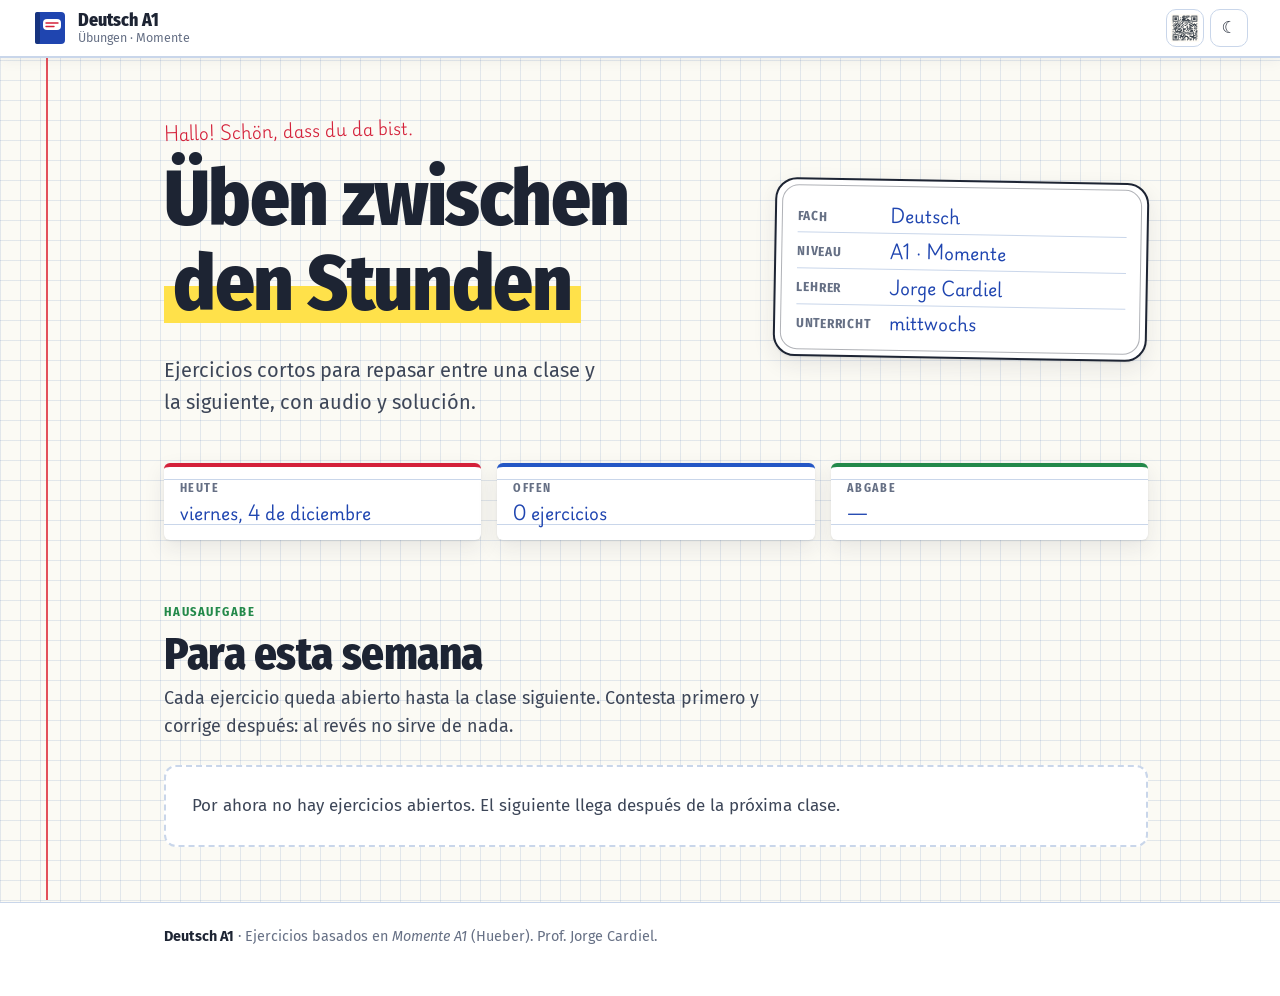
<file: index.html>
<!DOCTYPE html>
<html lang="es">
<head>
<meta charset="UTF-8">
<meta name="viewport" content="width=device-width, initial-scale=1">
<title>Deutsch A1 · Übungen</title>
<meta name="description" content="Ejercicios para practicar entre clase y clase: Deutsch A1 con Momente.">
<script>
  (function () {
    var t = null;
    try { t = localStorage.getItem("deutsch-a1-theme"); } catch (e) {}
    if (!t) t = window.matchMedia && matchMedia("(prefers-color-scheme: dark)").matches ? "dark" : "light";
    document.documentElement.dataset.theme = t;
  })();
</script>
<link rel="stylesheet" href="assets/deutsch-a1.css">
</head>
<body>

<header class="topbar">
  <a class="brand" href="./">
    <svg class="brand-mark" viewBox="0 0 36 36" aria-hidden="true"><rect x="3" y="2" width="30" height="32" rx="4" fill="#1f45b0"/><rect x="3" y="2" width="5" height="32" rx="2" fill="#16337f"/><rect x="11" y="9" width="18" height="11" rx="4" fill="#fff"/><path d="M14 13h12M14 16.5h8" stroke="#d4213a" stroke-width="1.4" stroke-linecap="round"/></svg>
    <span class="brand-text"><strong>Deutsch A1</strong><small>Übungen · Momente</small></span>
  </a>
  <div class="topbar-actions">
    <button class="qr-btn" id="qrBtn" type="button" aria-label="Mostrar el código QR de esta página"><img src="assets/qr-index.svg" alt=""></button>
    <button class="icon-btn" id="themeBtn" type="button" aria-label="Cambiar tema">☾</button>
  </div>
</header>

<section class="hero">
  <div class="wrap hero-grid">
    <div>
      <p class="hero-kicker">Hallo! Schön, dass du da bist.</p>
      <h1 class="hero-title">Üben zwischen <span class="mark">den Stunden</span></h1>
      <p class="hero-sub">Ejercicios cortos para repasar entre una clase y la siguiente, con audio y solución.</p>
    </div>
    <div class="etikett" aria-label="Datos del curso">
      <div class="etikett-row"><span>Fach</span><b>Deutsch</b></div>
      <div class="etikett-row"><span>Niveau</span><b>A1 · Momente</b></div>
      <div class="etikett-row"><span>Lehrer</span><b>Jorge Cardiel</b></div>
      <div class="etikett-row"><span>Unterricht</span><b>mittwochs</b></div>
    </div>
  </div>
</section>

<section aria-live="polite">
  <div class="wrap karten">
    <div class="karte"><span>Heute</span><strong id="hoy">—</strong></div>
    <div class="karte"><span>Offen</span><strong id="nAbiertos">—</strong></div>
    <div class="karte"><span>Abgabe</span><strong id="proxEntrega">—</strong></div>
  </div>
</section>

<main>
  <section class="section">
    <div class="wrap">
      <div class="section-head">
        <span class="label c-das">Hausaufgabe</span>
        <h2>Para esta semana</h2>
        <p class="lead">Cada ejercicio queda abierto hasta la clase siguiente. Contesta primero y corrige después: al revés no sirve de nada.</p>
      </div>
      <div class="ulist" id="ulist"></div>
    </div>
  </section>
</main>

<footer>
  <div class="wrap">
    <p><strong>Deutsch A1</strong> · Ejercicios basados en <em>Momente A1</em> (Hueber). Prof. Jorge Cardiel.</p>
  </div>
</footer>

<dialog class="qr-modal" id="qrModal" aria-label="Código QR de esta página">
  <img src="assets/qr-index.svg" alt="Código QR que abre esta página">
  <p>socyb.github.io/deutsch-a1/</p>
  <form method="dialog"><button class="btn btn-small">Schließen</button></form>
</dialog>

<script src="assets/deutsch-a1.js"></script>
</body>
</html>
</file>
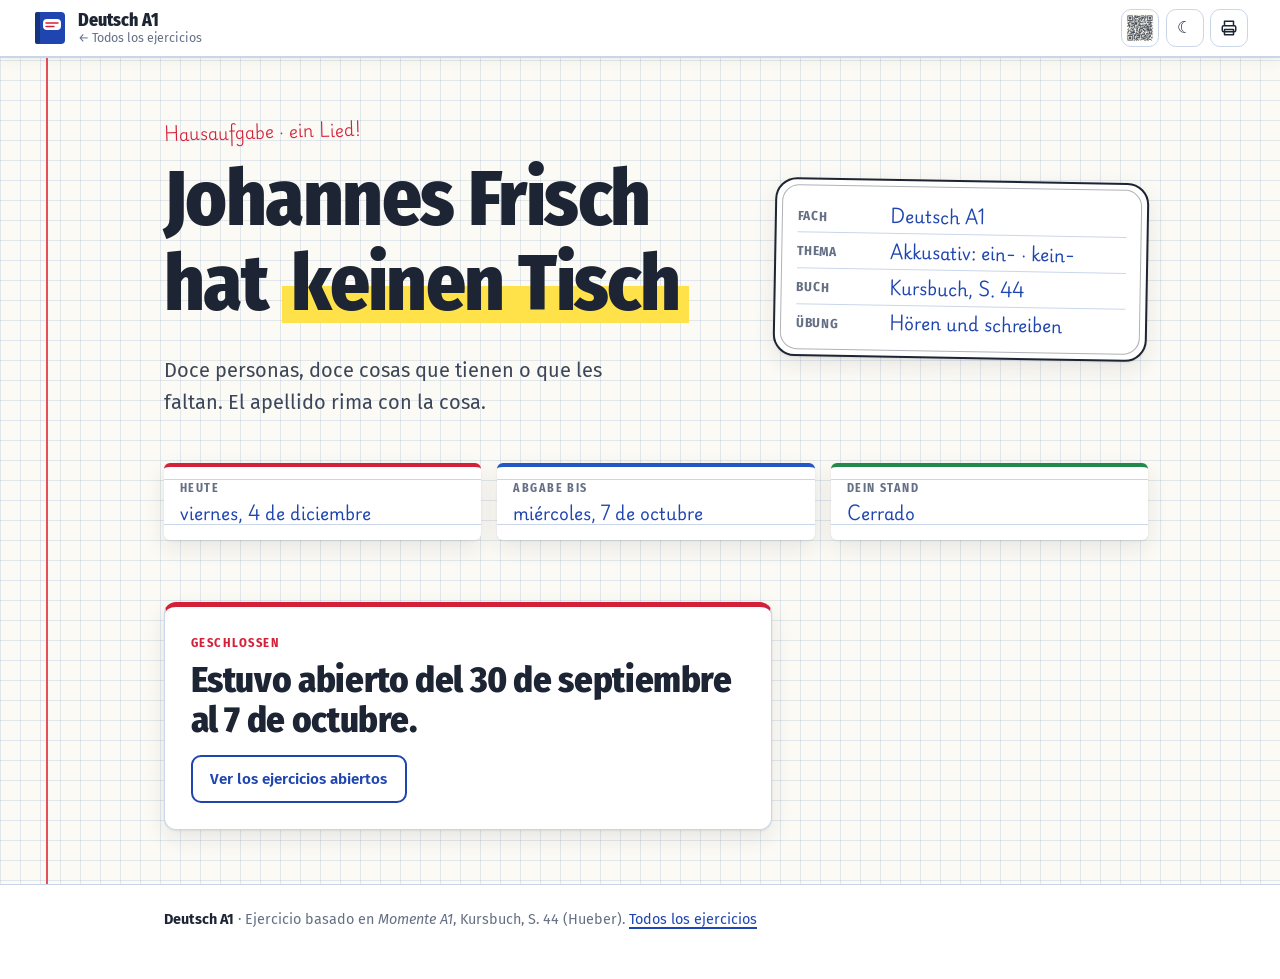
<file: johannes-frisch.html>
<!DOCTYPE html>
<html lang="es">
<head>
<meta charset="UTF-8">
<meta name="viewport" content="width=device-width, initial-scale=1">
<title>Johannes Frisch hat keinen Tisch · Deutsch A1</title>
<meta name="description" content="Hausaufgabe: la canción del Kursbuch, S. 44, con audio y huecos para el Akkusativ.">
<script>
  (function () {
    var t = null;
    try { t = localStorage.getItem("deutsch-a1-theme"); } catch (e) {}
    if (!t) t = window.matchMedia && matchMedia("(prefers-color-scheme: dark)").matches ? "dark" : "light";
    document.documentElement.dataset.theme = t;
  })();
</script>
<link rel="stylesheet" href="assets/deutsch-a1.css">
</head>
<body data-uebung="johannes-frisch">

<header class="topbar">
  <a class="brand" href="./">
    <svg class="brand-mark" viewBox="0 0 36 36" aria-hidden="true"><rect x="3" y="2" width="30" height="32" rx="4" fill="#1f45b0"/><rect x="3" y="2" width="5" height="32" rx="2" fill="#16337f"/><rect x="11" y="9" width="18" height="11" rx="4" fill="#fff"/><path d="M14 13h12M14 16.5h8" stroke="#d4213a" stroke-width="1.4" stroke-linecap="round"/></svg>
    <span class="brand-text"><strong>Deutsch A1</strong><small>← Todos los ejercicios</small></span>
  </a>
  <div class="topbar-actions">
    <button class="qr-btn" id="qrBtn" type="button" aria-label="Mostrar el código QR de esta página"><img src="assets/johannes-frisch/qr.svg" alt=""></button>
    <button class="icon-btn" id="themeBtn" type="button" aria-label="Cambiar tema">☾</button>
    <button class="icon-btn" id="printBtn" type="button" aria-label="Imprimir"><svg width="18" height="18" viewBox="0 0 24 24" fill="none" stroke="currentColor" stroke-width="2" stroke-linejoin="round" aria-hidden="true"><path d="M6 9V3h12v6"/><rect x="3" y="9" width="18" height="8" rx="2"/><path d="M6 14h12v7H6z"/></svg></button>
  </div>
</header>

<section class="hero">
  <div class="wrap hero-grid">
    <div>
      <p class="hero-kicker">Hausaufgabe · ein Lied!</p>
      <h1 class="hero-title">Johannes Frisch hat <span class="mark">keinen Tisch</span></h1>
      <p class="hero-sub">Doce personas, doce cosas que tienen o que les faltan. El apellido rima con la cosa.</p>
    </div>
    <div class="etikett" aria-label="Datos del ejercicio">
      <div class="etikett-row"><span>Fach</span><b>Deutsch A1</b></div>
      <div class="etikett-row"><span>Thema</span><b>Akkusativ: ein- · kein-</b></div>
      <div class="etikett-row"><span>Buch</span><b>Kursbuch, S. 44</b></div>
      <div class="etikett-row"><span>Übung</span><b>Hören und schreiben</b></div>
    </div>
  </div>
</section>

<section aria-live="polite">
  <div class="wrap karten">
    <div class="karte"><span>Heute</span><strong id="hoy">—</strong></div>
    <div class="karte"><span>Abgabe bis</span><strong id="hasta">—</strong></div>
    <div class="karte"><span>Dein Stand</span><strong id="estado">0 de 11</strong></div>
  </div>
</section>

<main id="contenido"></main>

<template id="tpl">
  <main>
    <section class="section">
      <div class="wrap">
        <div class="section-head">
          <span class="label c-das">So geht's</span>
          <h2>Cinco pasos</h2>
        </div>
        <ol class="steps">
          <li><strong>Mira los dibujos</strong><span>Cada persona tiene, busca o necesita algo. <em>Frisch</em> rima con <em>Tisch</em>.</span></li>
          <li><strong>Escucha</strong><span>Una o dos veces, sin escribir. Solo oye qué artículo va.</span></li>
          <li><strong>Escribe</strong><span><em>einen · eine · keinen · keine</em> + la cosa, en el orden en que suenan.</span></li>
          <li><strong>Corrige</strong><span>Lo que salga en rojo, escúchalo otra vez antes de ver la solución.</span></li>
          <li><strong>Inventa tu estrofa</strong><span>Un nombre y una cosa que rimen. Tráela a la clase del miércoles.</span></li>
        </ol>
      </div>
    </section>

    <section class="section">
      <div class="wrap grid-2">
        <div class="stack">
          <div class="player"><span class="note" aria-hidden="true">♪</span><audio controls preload="metadata" src="assets/johannes-frisch/lied.mp3" aria-label="Canción Johannes Frisch hat keinen Tisch"></audio></div>
          <figure class="book">
            <a href="assets/johannes-frisch/kursbuch-s44.jpg" target="_blank" rel="noopener"><img src="assets/johannes-frisch/kursbuch-s44.jpg" width="1316" height="1860" alt="Kursbuch S. 44: dibujos de las doce personas de la canción" loading="lazy"></a>
            <figcaption>Momente A1, Kursbuch, S. 44 · toca la imagen para verla en grande</figcaption>
          </figure>
        </div>

        <div class="stack">
          <div class="card">
            <span class="label c-der">Übung · Hören und schreiben</span>
            <h3>Wer hat was (nicht)?</h3>
            <div class="heft">
              <ul class="lines" id="huecos">
                <li><span class="n">0</span>Hubertus Grille braucht <span class="ex">eine Brille</span></li>
                <li><span class="n">1</span>Marina Hartner sucht <input class="gap" aria-label="Marina Hartner sucht" data-sol="einen Partner"></li>
                <li><span class="n">2</span>Benjamin Rüssel hat <input class="gap" aria-label="Benjamin Rüssel hat" data-sol="keinen Schlüssel|keinen Schluessel"></li>
                <li><span class="n">3</span>Janina Rift hat <input class="gap" aria-label="Janina Rift hat" data-sol="keinen Stift"></li>
                <li><span class="n">4</span>Alina Hampe braucht <input class="gap" aria-label="Alina Hampe braucht" data-sol="eine Lampe"></li>
                <li><span class="n">5</span>Liane Rühle hat <input class="gap" aria-label="Liane Rühle hat" data-sol="keine Stühle|keine Stuehle"></li>
                <li><span class="n">6</span>Johannes Frisch hat <input class="gap" aria-label="Johannes Frisch hat" data-sol="keinen Tisch"></li>
                <li><span class="n">7</span>Elena Blücher kauft <input class="gap" aria-label="Elena Blücher kauft" data-sol="keine Bücher|keine Buecher"></li>
                <li><span class="n">8</span>Hans-Peter Reife hat <input class="gap" aria-label="Hans-Peter Reife hat" data-sol="keine Seife"></li>
                <li><span class="n">9</span>Mario Klinge hat <input class="gap" aria-label="Mario Klinge hat" data-sol="keine Ringe"></li>
                <li><span class="n">10</span>Florian Masche braucht <input class="gap" aria-label="Florian Masche braucht" data-sol="eine Tasche"></li>
                <li><span class="n">11</span>Larissa Nuh hat <input class="gap" aria-label="Larissa Nuh hat" data-sol="keine Uhr"></li>
              </ul>
            </div>
            <div class="tools">
              <button class="btn btn-primary btn-small" type="button" id="btnCheck">Kontrollieren</button>
              <button class="btn btn-small" type="button" id="btnSol">Lösung zeigen</button>
              <button class="btn btn-rot btn-small" type="button" id="btnReset">Noch einmal</button>
              <span class="score" id="score" aria-live="polite"></span>
            </div>
            <p class="hinweis">Ojo con el 3: en las soluciones del libro dice <em>einen Stift</em>, pero en la canción se oye <em>keinen Stift</em>. Vale lo que se oye.</p>
          </div>

          <div class="card">
            <span class="label c-pl">Die Regel</span>
            <h3>Solo cambia el masculino</h3>
            <table class="rule">
              <thead><tr><th></th><th>Nominativ</th><th>Akkusativ</th></tr></thead>
              <tbody>
                <tr class="g-der"><td>der Tisch</td><td>ein · kein</td><td><b>einen · keinen</b></td></tr>
                <tr class="g-die"><td>die Lampe</td><td>eine · keine</td><td>eine · keine</td></tr>
                <tr class="g-das"><td>das Bett</td><td>ein · kein</td><td>ein · kein</td></tr>
                <tr class="g-pl"><td>die Stühle</td><td>– · keine</td><td>– · keine</td></tr>
              </tbody>
            </table>
            <p style="margin:.9rem 0 0;font-size:.97rem"><em>haben, brauchen, suchen, kaufen</em> piden Akkusativ. Por eso Johannes tiene <b class="c-der">keinen</b> Tisch y no <em>kein</em> Tisch.</p>
          </div>
        </div>
      </div>
    </section>

    <section class="section">
      <div class="wrap grid-2">
        <div class="tafel">
          <span class="label">Der Refrain · zum Mitsingen</span>
          <p class="tafel-text">Wir suchen hier. Wir suchen da.<br>Wir finden alles. Das ist ja klar.<br>Wir lernen sehr schnell. Es ist ja nicht schwer.<br>Wir brauchen keine Hilfe.<br>Nein, nein, nein – danke sehr!</p>
        </div>
        <div class="postit">
          <span class="label">Deine Strophe</span>
          <h3>Ahora tú</h3>
          <p style="font-size:.95rem">Inventa una persona cuyo apellido rime con una cosa. Por ejemplo: <em>Lena Kasse braucht eine Tasse.</em></p>
          <div class="field"><label for="vName">Nombre y apellido</label><input id="vName" placeholder="Lena Kasse" autocomplete="off"></div>
          <div class="field"><label for="vSatz">hat / braucht / sucht / kauft + la cosa</label><input id="vSatz" placeholder="braucht eine Tasse" autocomplete="off"></div>
          <div class="verse" id="verse" aria-live="polite"></div>
          <div class="tools"><button class="btn btn-small" type="button" id="btnCopy">Copiar mi estrofa</button><span class="score" id="copied"></span></div>
        </div>
      </div>
    </section>
  </main>
</template>

<footer>
  <div class="wrap">
    <p><strong>Deutsch A1</strong> · Ejercicio basado en <em>Momente A1</em>, Kursbuch, S. 44 (Hueber). <a href="./">Todos los ejercicios</a></p>
  </div>
</footer>

<dialog class="qr-modal" id="qrModal" aria-label="Código QR de esta página">
  <img src="assets/johannes-frisch/qr.svg" alt="Código QR que abre esta página">
  <p>socyb.github.io/deutsch-a1/johannes-frisch.html</p>
  <form method="dialog"><button class="btn btn-small">Schließen</button></form>
</dialog>

<script src="assets/johannes-frisch/johannes-frisch.js"></script>
<script src="assets/deutsch-a1.js"></script>
</body>
</html>
</file>
<file: assets/deutsch-a1.css>
/* Deutsch A1 · Übungen — "Schulheft": papel cuadriculado, tinta de pluma,
   corrección en rojo y los colores de género der / die / das / Plural.
   En modo oscuro, la página es la pizarra (Tafel). */
@import url('https://fonts.googleapis.com/css2?family=Fira+Sans:ital,wght@0,400;0,600;0,800;1,400&family=Fira+Sans+Condensed:wght@700;800&family=Playwrite+DE+Grund:wght@300;400&display=swap');

/* ── Tokens ─────────────────────────────────────────────────────────────── */
:root{
  --paper:#fbfaf4; --sheet:#ffffff; --sheet-2:#f4f6fa;
  --ink:#1d2433; --soft:#3d4658; --muted:#667085;
  --kaestchen:rgba(52,96,170,.13); --rule:#c9d6ea; --rand:#e3505b;

  --tinte:#1f45b0;                 /* Füller, tinta azul */
  --rot:#d4213a;                   /* Rotstift, corrección */
  --der:#2457c5; --die:#d4213a; --das:#23894a; --plural:#e07b10;
  --marker:#ffe14a;
  --t-der:#e6eeff; --t-die:#fde6e9; --t-das:#e1f3e6; --t-plural:#fdeed9;

  --tafel:#23493a; --tafel-ink:#f1f5ee; --holz:#a8743f;
  --shadow:0 1px 2px rgba(29,36,51,.08),0 8px 22px rgba(29,36,51,.09);
  --lift:0 2px 4px rgba(29,36,51,.10),0 14px 30px rgba(29,36,51,.14);

  --sans:"Fira Sans",system-ui,-apple-system,"Segoe UI",sans-serif;
  --cond:"Fira Sans Condensed","Fira Sans",system-ui,sans-serif;
  --hand:"Playwrite DE Grund","Comic Sans MS",cursive;

  --r:12px; --wrap:1080px; --t:.18s ease;
}
html[data-theme="dark"]{
  --paper:#1c3a2e; --sheet:#244637; --sheet-2:#20402f;
  --ink:#eef4ec; --soft:#cfdccf; --muted:#9fb5a7;
  --kaestchen:rgba(255,255,255,.045); --rule:#3d6352; --rand:rgba(255,140,140,.45);
  --tinte:#a9c8ff; --rot:#ff9a9a; --der:#a9c8ff; --die:#ff9a9a; --das:#9ae3a8; --plural:#ffc27a;
  --marker:rgba(255,225,74,.35);
  --t-der:rgba(169,200,255,.12); --t-die:rgba(255,154,154,.12); --t-das:rgba(154,227,168,.12); --t-plural:rgba(255,194,122,.12);
  --tafel:#173126; --tafel-ink:#f1f5ee;
  --shadow:0 1px 2px rgba(0,0,0,.25),0 8px 22px rgba(0,0,0,.25);
  --lift:0 2px 4px rgba(0,0,0,.3),0 14px 30px rgba(0,0,0,.35);
}

/* ── Base: hoja cuadriculada con margen rojo ────────────────────────────── */
*,*::before,*::after{box-sizing:border-box}
html{scroll-behavior:smooth;scroll-padding-top:80px}
body{
  margin:0;font-family:var(--sans);font-size:17px;line-height:1.6;color:var(--ink);
  background-color:var(--paper);
  background-image:
    linear-gradient(90deg,transparent 46px,var(--rand) 46px,var(--rand) 48px,transparent 48px),
    linear-gradient(var(--kaestchen) 1px,transparent 1px),
    linear-gradient(90deg,var(--kaestchen) 1px,transparent 1px);
  background-size:100% 100%,20px 20px,20px 20px;
  background-attachment:fixed,scroll,scroll;
  -webkit-font-smoothing:antialiased;transition:background-color .3s ease,color .3s ease;
}
img{display:block;max-width:100%;height:auto}
button,input{font:inherit;color:inherit}
h1,h2,h3{font-family:var(--cond);font-weight:800;line-height:1.08;margin:0 0 .4em;letter-spacing:-.01em}
p{margin:0 0 1rem}
a{color:var(--tinte);text-decoration-thickness:1.5px;text-underline-offset:3px}
:focus-visible{outline:3px solid var(--marker);outline-offset:2px;border-radius:4px}
::selection{background:var(--marker);color:#1d2433}
.wrap{width:100%;max-width:var(--wrap);margin:0 auto;padding:0 clamp(1rem,4vw,2rem) 0 clamp(1rem,5vw,4.2rem)}
.muted{color:var(--muted)}
.hand{font-family:var(--hand);font-weight:300}
.mark{background:linear-gradient(transparent 52%,var(--marker) 52%,var(--marker) 92%,transparent 92%);padding:0 .12em;color:inherit}
.label{display:block;margin:0 0 .5rem;font-family:var(--cond);font-weight:700;font-size:.78rem;letter-spacing:.12em;text-transform:uppercase;color:var(--muted)}
.c-der{color:var(--der)}.c-die{color:var(--die)}.c-das{color:var(--das)}.c-pl{color:var(--plural)}

/* ── Barra superior ─────────────────────────────────────────────────────── */
.topbar{
  position:sticky;top:0;z-index:60;display:flex;align-items:center;gap:1rem;
  padding:.55rem clamp(1rem,4vw,2rem);
  background:var(--sheet);border-bottom:1px solid var(--rule);
  box-shadow:0 1px 0 var(--rule),0 4px 14px rgba(29,36,51,.05);
}
.brand{display:flex;align-items:center;gap:.65rem;text-decoration:none;color:var(--ink);min-width:0}
.brand-mark{width:36px;height:36px;flex:none}
.brand-text{display:flex;flex-direction:column;line-height:1.15;min-width:0}
.brand-text strong{font-family:var(--cond);font-size:1.12rem;font-weight:800}
.brand-text small{font-size:.78rem;color:var(--muted)}
.topbar-actions{display:flex;gap:.4rem;margin-left:auto}
.icon-btn,.qr-btn{
  display:grid;place-items:center;width:38px;height:38px;color:var(--ink);
  border:1px solid var(--rule);border-radius:10px;background:var(--sheet);cursor:pointer;font-size:1.05rem;
  transition:transform var(--t),box-shadow var(--t);
}
.qr-btn{padding:4px;background:#fff}
.qr-btn img{width:100%;height:100%;image-rendering:pixelated}
.icon-btn:hover,.qr-btn:hover{transform:translateY(-1px);box-shadow:var(--shadow)}

/* ── Botones ────────────────────────────────────────────────────────────── */
.btn{
  display:inline-flex;align-items:center;gap:.45rem;padding:.62rem 1.1rem;
  border:2px solid var(--tinte);border-radius:10px;font-weight:600;font-size:.95rem;
  text-decoration:none;cursor:pointer;background:var(--sheet);color:var(--tinte);
  transition:transform var(--t),box-shadow var(--t),background var(--t);
}
.btn:hover{transform:translateY(-1px);box-shadow:var(--shadow)}
.btn-primary{background:var(--tinte);color:#fff}
html[data-theme="dark"] .btn-primary{color:#10261c}
.btn-rot{border-color:var(--rot);color:var(--rot)}
.btn-small{padding:.42rem .85rem;font-size:.86rem}

/* ── Portada: título y etiqueta del cuaderno ────────────────────────────── */
.hero{padding:clamp(2.2rem,6vw,4rem) 0 clamp(1.8rem,4vw,2.8rem)}
.hero-grid{display:grid;grid-template-columns:minmax(0,1.35fr) minmax(260px,.9fr);gap:clamp(1.5rem,4vw,3rem);align-items:center}
.hero-kicker{font-family:var(--hand);font-weight:300;font-size:1.05rem;color:var(--rot);margin:0 0 .6rem;transform:rotate(-1.5deg);transform-origin:left}
.hero-title{font-size:clamp(2.6rem,7vw,4.9rem);font-weight:800;letter-spacing:-.02em;margin:0 0 .35em}
.hero-sub{font-size:clamp(1.05rem,2vw,1.25rem);color:var(--soft);max-width:40ch;margin:0}

.etikett{
  position:relative;background:var(--sheet);border:2px solid var(--ink);border-radius:22px;
  padding:1.1rem 1.3rem 1rem;box-shadow:var(--shadow);transform:rotate(1deg);
}
.etikett::before{content:"";position:absolute;inset:5px;border:1px solid var(--ink);border-radius:17px;opacity:.35;pointer-events:none}
.etikett-row{display:grid;grid-template-columns:5.2rem 1fr;align-items:end;gap:.6rem;padding:.35rem 0;border-bottom:1px solid var(--rule)}
.etikett-row:last-child{border-bottom:0}
.etikett-row span{font-family:var(--cond);font-size:.82rem;font-weight:700;letter-spacing:.06em;text-transform:uppercase;color:var(--muted)}
.etikett-row b{font-family:var(--hand);font-weight:400;font-size:1.05rem;color:var(--tinte);line-height:1.4}

/* ── Fichas (Karteikarten) ──────────────────────────────────────────────── */
.karten{display:grid;grid-template-columns:repeat(3,minmax(0,1fr));gap:1rem;margin-bottom:.5rem}
.karte{
  background:var(--sheet);border-radius:6px;padding:.75rem 1rem .8rem;box-shadow:var(--shadow);
  border-top:4px solid var(--rot);
  background-image:repeating-linear-gradient(transparent 0 27px,var(--rule) 27px 28px);background-position:0 30px;
}
.karte:nth-child(2){border-top-color:var(--der)}.karte:nth-child(3){border-top-color:var(--das)}
.karte span{display:block;font-family:var(--cond);font-size:.75rem;font-weight:700;letter-spacing:.12em;text-transform:uppercase;color:var(--muted)}
.karte strong{display:block;font-family:var(--hand);font-weight:400;font-size:1.05rem;color:var(--tinte);line-height:1.75}

/* ── Secciones y hojas ──────────────────────────────────────────────────── */
.section{padding:clamp(2rem,5vw,3.4rem) 0}
.section-head{max-width:44rem;margin-bottom:1.5rem}
.section-head h2{font-size:clamp(1.9rem,4.6vw,2.8rem);margin-bottom:.3rem}
.lead{font-size:clamp(1rem,1.7vw,1.12rem);color:var(--soft);max-width:62ch;margin:0}
.card{background:var(--sheet);border-radius:var(--r);padding:clamp(1.1rem,3vw,1.6rem);box-shadow:var(--shadow);border:1px solid var(--rule)}
.card h3{font-size:clamp(1.3rem,2.6vw,1.6rem)}
.card > :last-child{margin-bottom:0}
.grid-2{display:grid;grid-template-columns:repeat(auto-fit,minmax(min(100%,330px),1fr));gap:1.4rem;align-items:start}
.stack{display:grid;gap:1.4rem}

/* ── Lista de ejercicios (portada) ──────────────────────────────────────── */
.ulist{display:grid;gap:1.4rem;grid-template-columns:repeat(auto-fit,minmax(min(100%,340px),1fr))}
.ucard{
  position:relative;display:block;text-decoration:none;color:var(--ink);background:var(--sheet);
  border-radius:6px;padding:1.1rem 1.3rem 1.2rem;box-shadow:var(--shadow);border-top:5px solid var(--rot);
  transition:transform var(--t),box-shadow var(--t);
}
.ucard:hover{transform:translateY(-3px) rotate(-.4deg);box-shadow:var(--lift);color:var(--ink)}
.ucard .label{margin-bottom:.3rem}
.ucard h3{font-size:1.55rem;margin:0 0 .45rem}
.ucard p{margin:0 0 .9rem;color:var(--soft)}
.ucard .due{
  display:inline-block;font-family:var(--hand);font-weight:400;font-size:.92rem;color:var(--rot);
  border:2px solid var(--rot);border-radius:8px;padding:.15rem .6rem;transform:rotate(-2deg);
}
.empty{background:var(--sheet);border:2px dashed var(--rule);box-shadow:none;color:var(--soft)}

/* ── Pasos ──────────────────────────────────────────────────────────────── */
.steps{list-style:none;margin:0;padding:0;counter-reset:s;display:grid;gap:1rem;grid-template-columns:repeat(auto-fit,minmax(min(100%,160px),1fr))}
.steps li{counter-increment:s;position:relative;background:var(--sheet);border-radius:var(--r);border:1px solid var(--rule);padding:2.6rem 1rem 1rem;box-shadow:var(--shadow)}
.steps li::before{content:counter(s);position:absolute;left:.9rem;top:.55rem;font-family:var(--hand);font-size:1.45rem;color:var(--rot);line-height:1}
.steps strong{display:block;font-family:var(--cond);font-size:1.12rem;margin-bottom:.15rem}
.steps span{color:var(--soft);font-size:.94rem}

/* ── Libro y audio ──────────────────────────────────────────────────────── */
.book{position:relative;margin:0;background:#fff;border-radius:4px;box-shadow:var(--lift);transform:rotate(-.6deg)}
.book::before{content:"";position:absolute;top:-12px;left:50%;width:110px;height:26px;transform:translateX(-50%) rotate(2deg);background:rgba(255,236,150,.75);box-shadow:0 1px 2px rgba(0,0,0,.12)}
.book a{display:block;padding:10px 10px 0}
.book figcaption{padding:.55rem .9rem .7rem;font-size:.82rem;color:#667085}
.player{display:flex;align-items:center;gap:.8rem;background:var(--sheet);border:2px solid var(--tinte);border-radius:40px;padding:.4rem .5rem .4rem 1rem;box-shadow:var(--shadow)}
.player .note{font-size:1.4rem;line-height:1;color:var(--tinte)}
.player audio{flex:1;min-width:0;height:40px}

/* ── La hoja del ejercicio: renglones, tinta y corrección ───────────────── */
.heft{position:relative;padding-left:2.6rem}
.heft::before{content:"";position:absolute;left:1.7rem;top:0;bottom:0;width:2px;background:var(--rand)}
.lines{list-style:none;margin:0 0 1.1rem;padding:0}
.lines li{display:flex;flex-wrap:wrap;align-items:flex-end;gap:.15rem .5rem;min-height:3rem;padding:.2rem 0 .1rem;border-bottom:1px solid var(--rule);font-size:1.05rem;position:relative}
.lines .n{position:absolute;left:-2.6rem;width:1.6rem;text-align:right;bottom:.35rem;font-family:var(--hand);font-size:.9rem;color:var(--muted)}
.lines .ex{font-family:var(--hand);font-weight:400;color:var(--tinte);font-size:1.02rem}
.gap{
  flex:1 1 11rem;max-width:15rem;min-width:9rem;padding:.25rem 1.8rem .1rem .2rem;border:0;border-radius:0;
  background:transparent no-repeat right .2rem center / 1.2rem;
  font-family:var(--hand);font-weight:400;font-size:1rem;color:var(--tinte);
  border-bottom:2px dotted var(--muted);
}
.gap::placeholder{color:transparent}
.gap:focus{outline:none;border-bottom:2px solid var(--tinte);background-color:var(--t-der)}
.gap.ok{border-bottom:2px solid transparent;background-image:url("data:image/svg+xml,%3Csvg xmlns='http://www.w3.org/2000/svg' viewBox='0 0 24 24' fill='none' stroke='%2323894a' stroke-width='3' stroke-linecap='round' stroke-linejoin='round'%3E%3Cpath d='M3 13l6 6L21 4'/%3E%3C/svg%3E")}
.gap.bad{
  border-bottom:0;padding-bottom:calc(.1rem + 2px);
  background-image:
    url("data:image/svg+xml,%3Csvg xmlns='http://www.w3.org/2000/svg' viewBox='0 0 24 24' fill='none' stroke='%23d4213a' stroke-width='3' stroke-linecap='round'%3E%3Cpath d='M5 5l14 14M19 5L5 19'/%3E%3C/svg%3E"),
    url("data:image/svg+xml,%3Csvg xmlns='http://www.w3.org/2000/svg' width='12' height='6' viewBox='0 0 12 6'%3E%3Cpath d='M0 3 Q3 0 6 3 T12 3' fill='none' stroke='%23d4213a' stroke-width='1.6'/%3E%3C/svg%3E");
  background-repeat:no-repeat,repeat-x;background-position:right .2rem center,left bottom;background-size:1.1rem,12px 6px;
}
.tools{display:flex;flex-wrap:wrap;gap:.55rem;align-items:center}
.score{font-family:var(--hand);font-weight:400;font-size:1.05rem;color:var(--rot);margin-left:.4rem;transform:rotate(-3deg);display:inline-block}
.hinweis{font-size:.88rem;color:var(--soft);margin:1rem 0 0;padding:.6rem .8rem;border-left:4px solid var(--marker);background:var(--sheet-2);border-radius:0 8px 8px 0}

/* ── Regla: los colores de género ───────────────────────────────────────── */
.rule{width:100%;border-collapse:separate;border-spacing:0 6px;font-size:1rem}
.rule th{font-family:var(--cond);font-size:.75rem;letter-spacing:.1em;text-transform:uppercase;color:var(--muted);font-weight:700;text-align:left;padding:0 .6rem}
.rule td{padding:.5rem .6rem}
.rule td:first-child{border-radius:8px 0 0 8px;font-weight:700}
.rule td:last-child{border-radius:0 8px 8px 0}
.rule tr.g-der td{background:var(--t-der)}.rule tr.g-der td:first-child{color:var(--der);box-shadow:inset 4px 0 0 var(--der)}
.rule tr.g-die td{background:var(--t-die)}.rule tr.g-die td:first-child{color:var(--die);box-shadow:inset 4px 0 0 var(--die)}
.rule tr.g-das td{background:var(--t-das)}.rule tr.g-das td:first-child{color:var(--das);box-shadow:inset 4px 0 0 var(--das)}
.rule tr.g-pl td{background:var(--t-plural)}.rule tr.g-pl td:first-child{color:var(--plural);box-shadow:inset 4px 0 0 var(--plural)}

/* ── Pizarra y post-it ──────────────────────────────────────────────────── */
.tafel{
  background:var(--tafel);color:var(--tafel-ink);border-radius:8px;padding:clamp(1.2rem,3vw,1.8rem);
  border:10px solid var(--holz);box-shadow:inset 0 0 40px rgba(0,0,0,.25),var(--shadow);
}
.tafel .label{color:rgba(241,245,238,.7)}
.tafel-text{font-family:var(--hand);font-weight:300;font-size:1.12rem;line-height:1.9;margin:0;text-shadow:0 0 1px rgba(255,255,255,.35)}
.postit{
  background:#fff27a;color:#2a2a1a;padding:1.3rem 1.3rem 1.2rem;border-radius:2px;
  box-shadow:0 2px 3px rgba(0,0,0,.12),0 16px 26px rgba(0,0,0,.14);transform:rotate(1.2deg);
}
.postit h3{color:#2a2a1a}
.postit .label{color:#6b6230}
.postit p{color:#3d3a22}
.field{display:grid;gap:.2rem;margin-bottom:.75rem}
.field label{font-family:var(--cond);font-size:.75rem;font-weight:700;letter-spacing:.1em;text-transform:uppercase;color:#6b6230}
.field input{padding:.5rem .65rem;border:0;border-bottom:2px solid #c9b94a;border-radius:4px 4px 0 0;background:rgba(255,255,255,.55);color:#1f3fa0;font-family:var(--hand);font-size:1rem}
.field input:focus{outline:none;border-bottom-color:#1f3fa0;background:rgba(255,255,255,.8)}
.verse{font-family:var(--hand);font-weight:400;font-size:1.25rem;line-height:1.6;color:#1f3fa0;min-height:3.5rem;margin:.6rem 0 .9rem}
.postit .btn{background:transparent;border-color:#1f3fa0;color:#1f3fa0}

/* ── Aviso de ejercicio cerrado ─────────────────────────────────────────── */
.closed{max-width:38rem;border-top:5px solid var(--rot)}
.closed h2{font-size:clamp(1.6rem,4vw,2.3rem)}

/* ── QR ─────────────────────────────────────────────────────────────────── */
.qr-modal{width:min(92vw,380px);padding:1.4rem;margin:auto;border:0;border-radius:var(--r);background:var(--sheet);color:var(--ink);box-shadow:var(--lift)}
.qr-modal::backdrop{background:rgba(20,26,38,.55);backdrop-filter:blur(3px)}
.qr-modal img{width:100%;image-rendering:pixelated;background:#fff;padding:8px;border-radius:8px;margin:0 0 .8rem}
.qr-modal p{font-size:.85rem;color:var(--muted);word-break:break-all;margin:0 0 .9rem}

/* ── Pie ────────────────────────────────────────────────────────────────── */
footer{border-top:1px solid var(--rule);background:var(--sheet);padding:1.4rem 0 2rem;font-size:.9rem;color:var(--muted)}
footer strong{color:var(--ink)}

/* ── Celular ────────────────────────────────────────────────────────────── */
@media (max-width:760px){
  body{background-image:linear-gradient(var(--kaestchen) 1px,transparent 1px),linear-gradient(90deg,var(--kaestchen) 1px,transparent 1px);background-size:20px 20px}
  .wrap{padding:0 1rem}
  .hero-grid{grid-template-columns:1fr}
  .etikett{transform:none}
  .karten{grid-template-columns:1fr;gap:.7rem}
  .brand-text small{display:none}
  .gap{max-width:none;flex-basis:100%}
}

/* ── Impresión ──────────────────────────────────────────────────────────── */
@media print{
  .topbar,.tools,.player,.qr-modal,.no-print{display:none!important}
  html[data-theme] body{background:#fff;color:#000}
  .card,.steps li,.book,.ucard,.karte,.etikett,.postit{box-shadow:none;break-inside:avoid;transform:none}
  .tafel{background:#fff;color:#000;border:2px solid #000;box-shadow:none}
  .section{padding:1rem 0}
}
</file>
